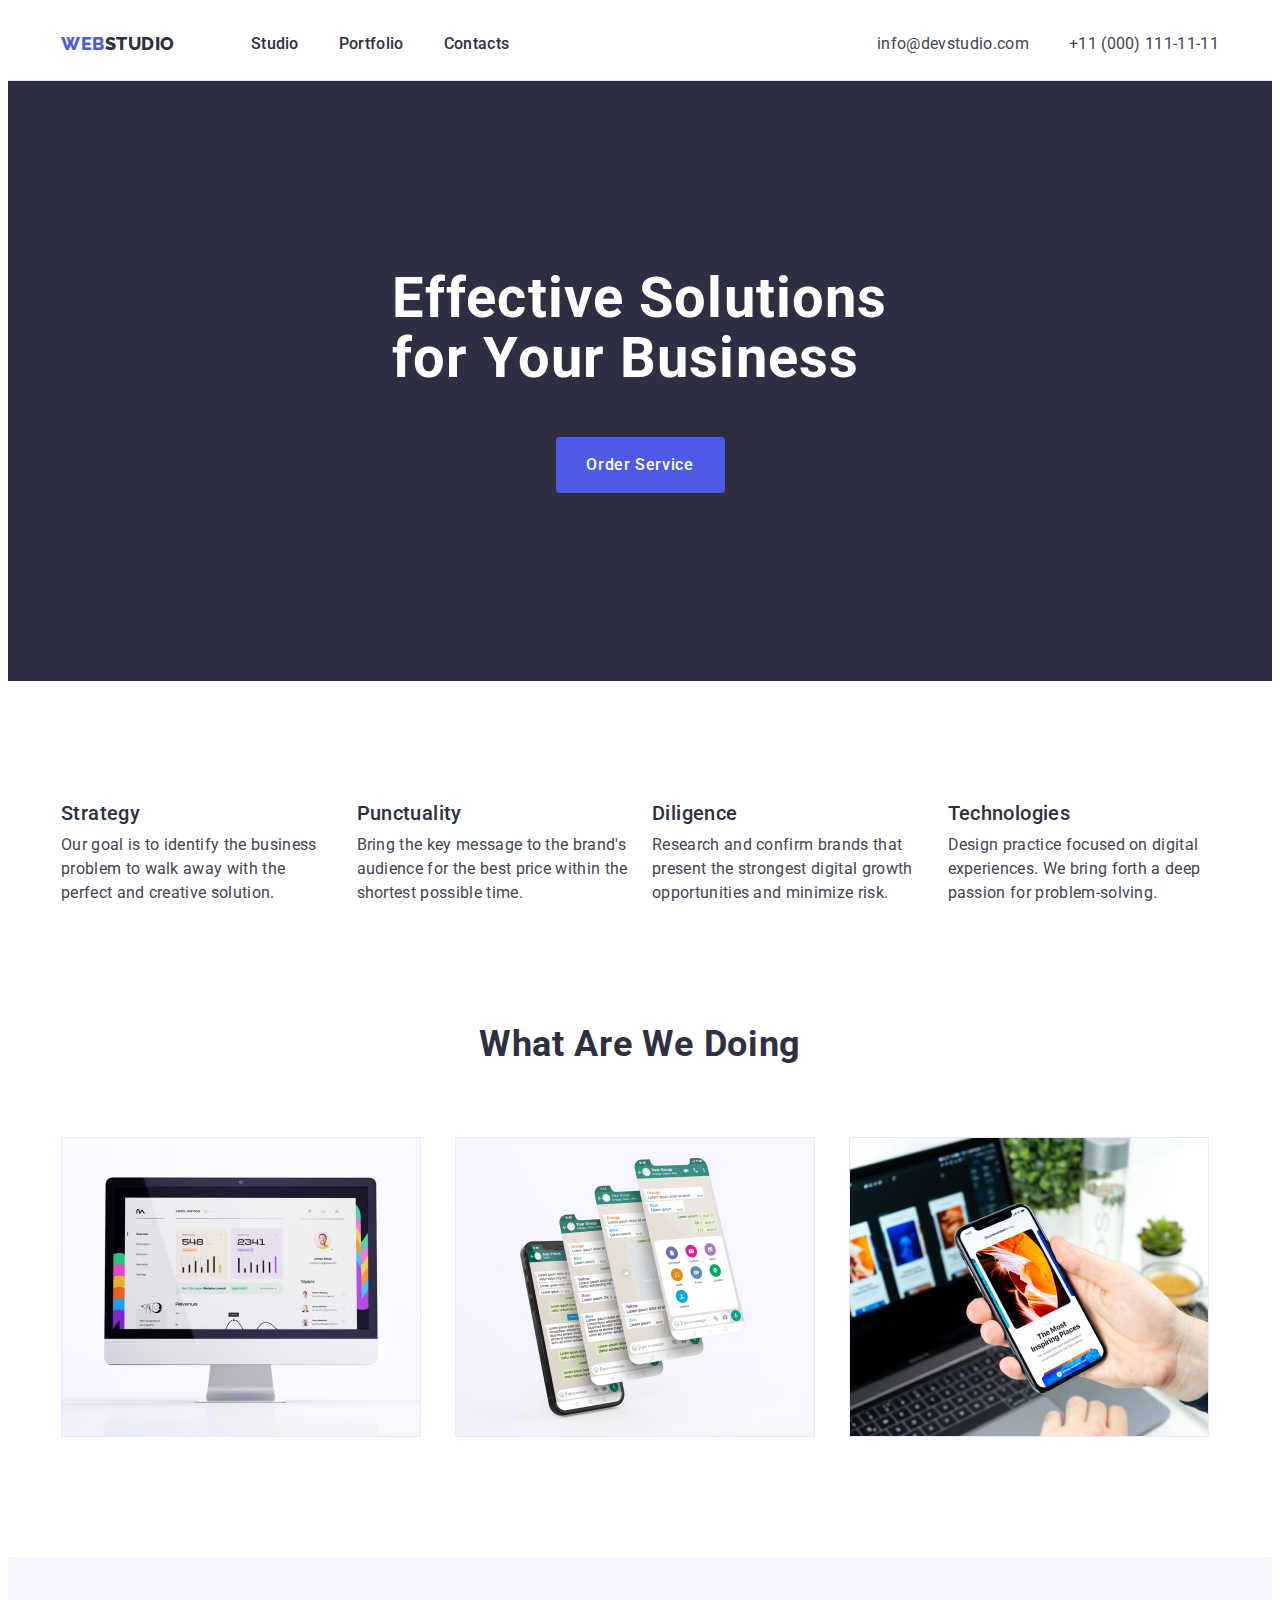
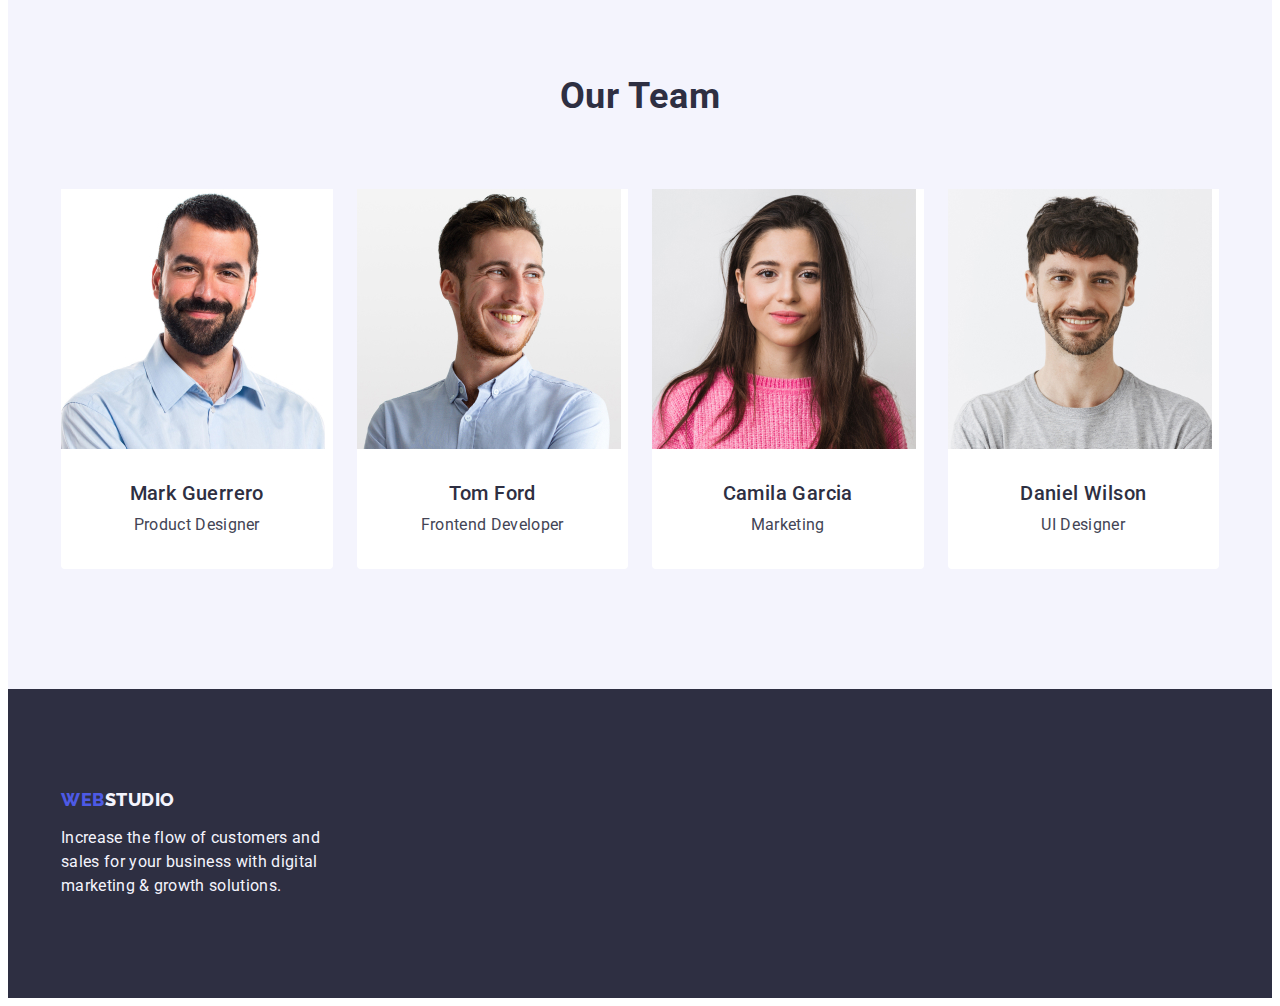
<file: index.html>
<!DOCTYPE html>
<html lang="en">
  <head>
    <meta charset="UTF-8" />
    <meta http-equiv="X-UA-Compatible" content="IE=edge" />
    <meta name="viewport" content="width=device-width, initial-scale=1.0" />
    <title>Студія</title>
    <link rel="preconnect" href="https://fonts.googleapis.com" />
    <link rel="preconnect" href="https://fonts.gstatic.com" crossorigin />
    <link
      href="https://fonts.googleapis.com/css2?family=Raleway:wght@800&family=Roboto:wght@400;500;700;900&display=swap"
      rel="stylesheet"
    />
    <link
      rel="stylesheet"
      href="https://cdnjs.cloudflare.com/ajax/libs/modern-normalize/2.0.0/modern-normalize.min.css"
      integrity="sha512-4xo8blKMVCiXpTaLzQSLSw3KFOVPWhm/TRtuPVc4WG6kUgjH6J03IBuG7JZPkcWMxJ5huwaBpOpnwYElP/m6wg=="
      crossorigin="anonymous"
      referrerpolicy="no-referrer"
    />
    <link rel="stylesheet" href="./css/styles.css" />
  </head>
  <body>
    <header class="header">
      <div class="header-container container">
        <nav class="header-nav">
          <a href="./index.html" class="header-logo link"
            >Web<span class="header-logo-color">Studio</span></a
          >
          <ul class="header-nav-list list">
            <li class="header-nav-item">
              <a href="./index.html" class="header-link link">Studio</a>
            </li>
            <li class="header-nav-item">
              <a href="./portfolio.html" class="header-link link">Portfolio</a>
            </li>
            <li class="header-nav-item">
              <a href="" class="header-link link">Contacts</a>
            </li>
          </ul>
        </nav>
        <address class="header-address">
          <ul class="header-address-list list">
            <li class="header-address-item">
              <a
                href="mailto:info@devstudio.com"
                class="header-address-link link"
                >info@devstudio.com</a
              >
            </li>
            <li class="header-address-item">
              <a href="tel:+110001111111" class="header-address-link link"
                >+11 (000) 111-11-11</a
              >
            </li>
          </ul>
        </address>
      </div>
    </header>
    <main>
      <section class="hero-main-page">
        <div class="hero-main-container container">
          <h1 class="hero-title">Effective Solutions for Your Business</h1>
          <button type="button" class="hero-button">Order Service</button>
        </div>
      </section>
      <section class="values">
        <div class="values-container container">
          <h2 class="visually-hidden">What are we offer</h2>
          <ul class="values-list list">
            <li class="values-item">
              <h3 class="values-title">Strategy</h3>
              <p class="values-text text">
                Our goal is to identify the business problem to walk away with
                the perfect and creative solution.
              </p>
            </li>
            <li class="values-item">
              <h3 class="values-title">Punctuality</h3>
              <p class="text">
                Bring the key message to the brand's audience for the best price
                within the shortest possible time.
              </p>
            </li>
            <li class="values-item">
              <h3 class="values-title">Diligence</h3>
              <p class="text">
                Research and confirm brands that present the strongest digital
                growth opportunities and minimize risk.
              </p>
            </li>
            <li class="values-item">
              <h3 class="values-title">Technologies</h3>
              <p class="text">
                Design practice focused on digital experiences. We bring forth a
                deep passion for problem-solving.
              </p>
            </li>
          </ul>
        </div>
      </section>
      <section class="work">
        <div class="work-container container">
          <h2 class="work-title">What are we doing</h2>
          <ul class="work-list list">
            <li class="work-item">
              <img src="./images/wwd.jpg" alt="monitor" width="360" />
            </li>
            <li class="work-item">
              <img src="./images/wwd2.jpg" alt="screen" width="360" />
            </li>
            <li class="work-item">
              <img src="/images/wwd3.jpg" alt="phone" width="360" />
            </li>
          </ul>
        </div>
      </section>
      <section class="team">
        <div class="team-container container">
          <h2 class="team-title">Our Team</h2>
          <ul class="team-list list">
            <li class="team-item">
              <img src="./images/team1.jpg" alt="photo1" width="264" />
              <div class="team-name-container">
                <h3 class="worker-name">Mark Guerrero</h3>
                <p class="team-text">Product Designer</p>
              </div>
            </li>
            <li class="team-item">
              <img src="./images/team2.jpg" alt="photo2" width="264" />
              <div class="team-name-container">
                <h3 class="worker-name">Tom Ford</h3>
                <p class="team-text">Frontend Developer</p>
              </div>
            </li>
            <li class="team-item">
              <img src="/images/team3.jpg" alt="photo3" width="264" />
              <div class="team-name-container">
                <h3 class="worker-name">Camila Garcia</h3>
                <p class="team-text">Marketing</p>
              </div>
            </li>
            <li class="team-item">
              <img src="/images/team4.jpg" alt="photo4" width="264" />
              <div class="team-name-container">
                <h3 class="worker-name">Daniel Wilson</h3>
                <p class="team-text">UI Designer</p>
              </div>
            </li>
          </ul>
        </div>
      </section>
    </main>
    <footer class="footer">
      <div class="footer-container container">
        <a href="./index.html" class="footer-logo link"
          >Web<span class="footer-logo-color">Studio</span>
        </a>
        <p class="footer-text">
          Increase the flow of customers and sales for your business with
          digital marketing & growth solutions.
        </p>
      </div>
    </footer>
  </body>
</html>
</file>
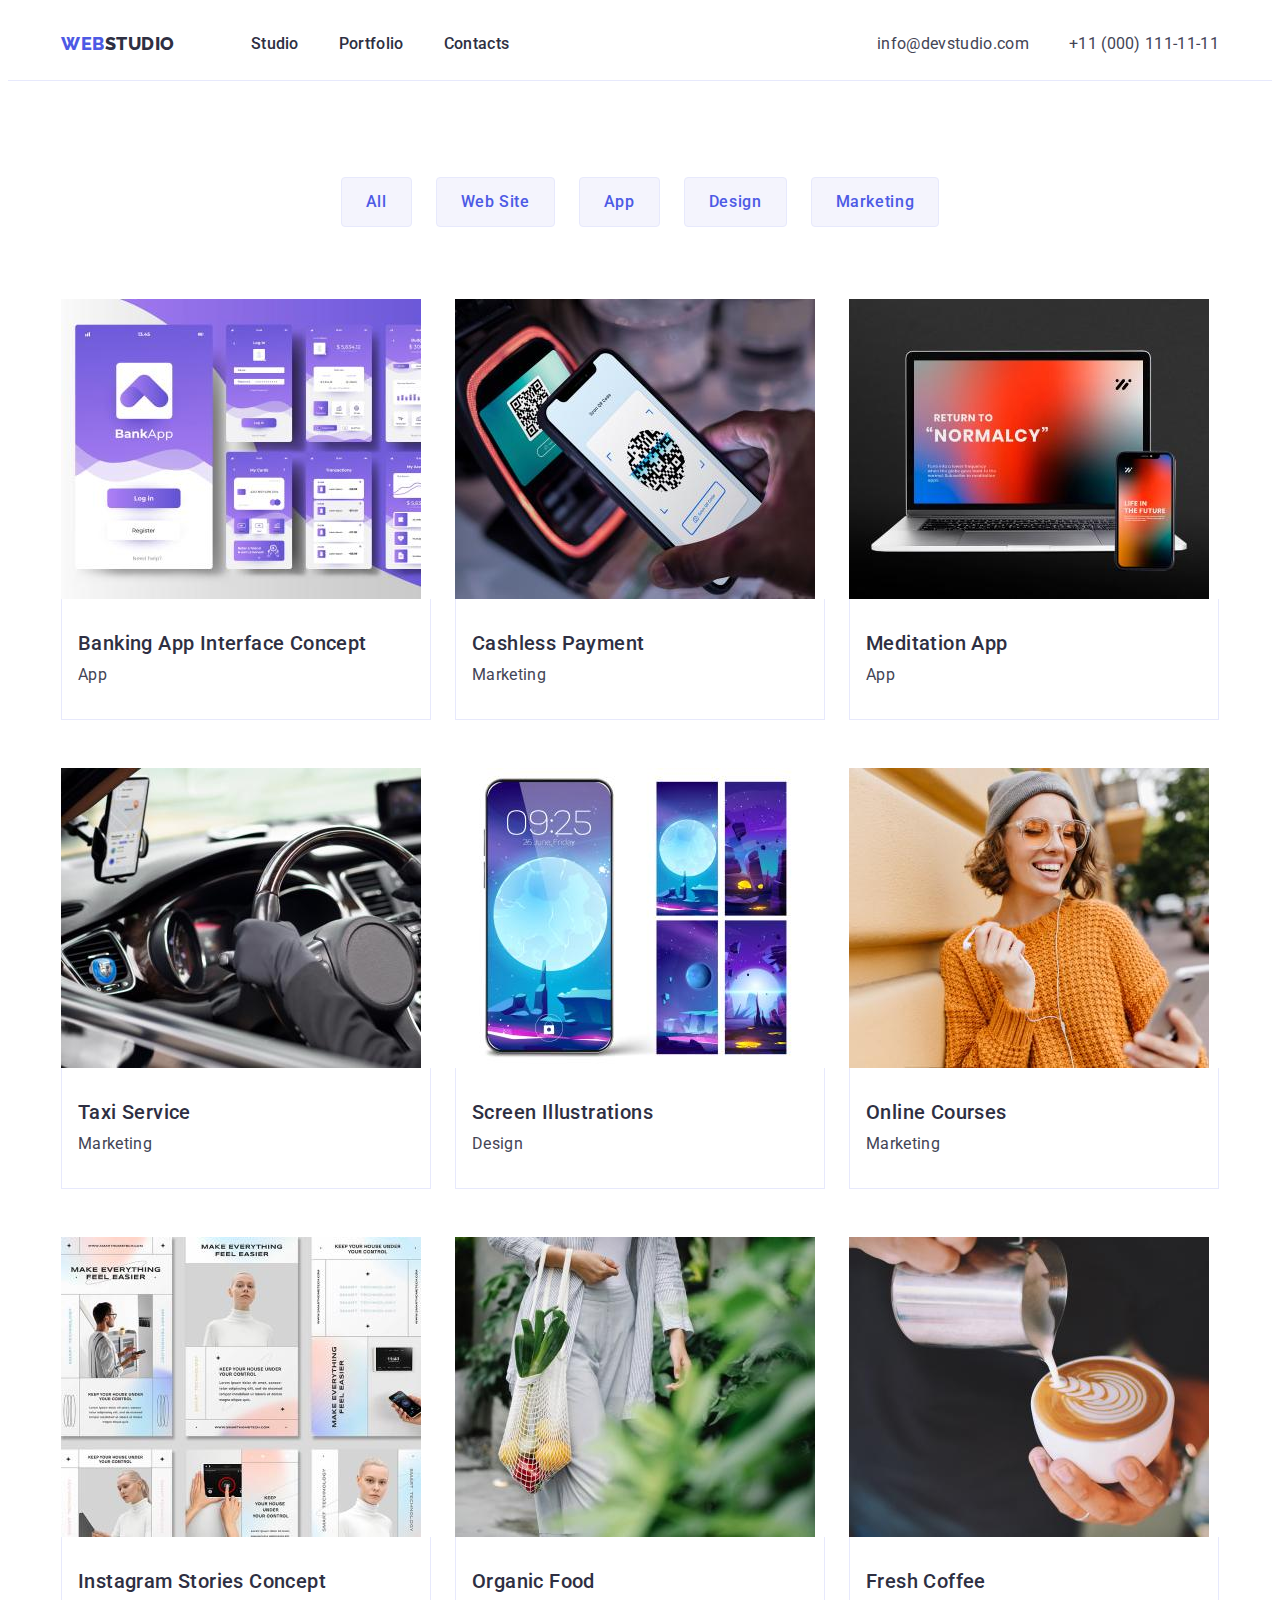
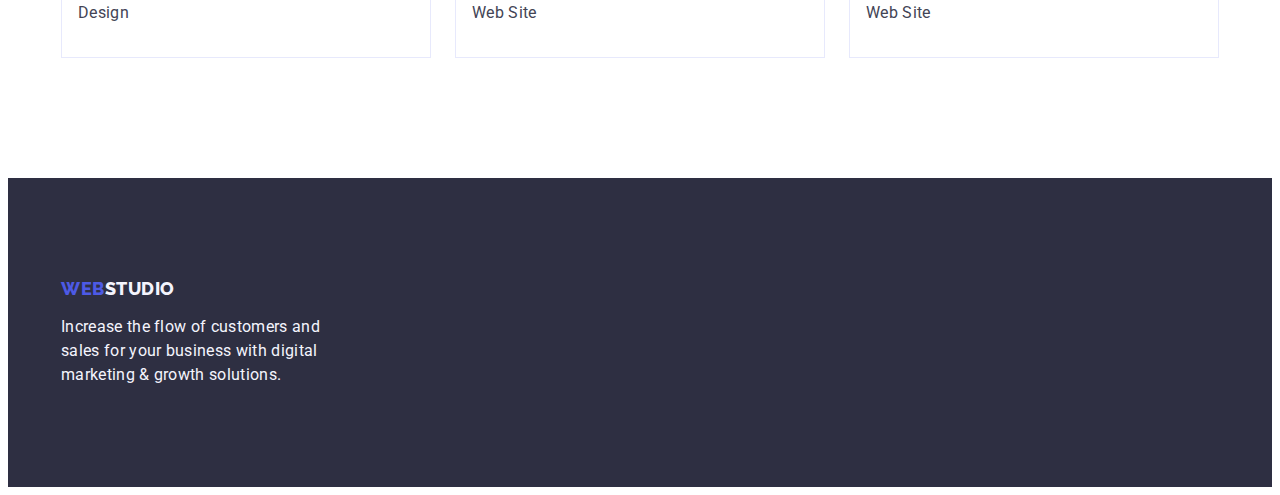
<file: portfolio.html>
<!DOCTYPE html>
<html lang="en">
  <head>
    <meta charset="UTF-8" />
    <meta http-equiv="X-UA-Compatible" content="IE=edge" />
    <meta name="viewport" content="width=device-width, initial-scale=1.0" />
    <title>Портфоліо</title>
    <link rel="preconnect" href="https://fonts.googleapis.com" />
    <link rel="preconnect" href="https://fonts.gstatic.com" crossorigin />
    <link
      href="https://fonts.googleapis.com/css2?family=Raleway:wght@800&family=Roboto:wght@400;500;700;900&display=swap"
      rel="stylesheet"
    />
    <link
      rel="stylesheet"
      href="https://cdnjs.cloudflare.com/ajax/libs/modern-normalize/2.0.0/modern-normalize.min.css"
      integrity="sha512-4xo8blKMVCiXpTaLzQSLSw3KFOVPWhm/TRtuPVc4WG6kUgjH6J03IBuG7JZPkcWMxJ5huwaBpOpnwYElP/m6wg=="
      crossorigin="anonymous"
      referrerpolicy="no-referrer"
    />
    <link rel="stylesheet" href="./css/styles.css" />
  </head>
  <body>
    <header class="header">
      <div class="header-container container">
        <nav class="header-nav">
          <a href="./index.html" class="header-logo link"
            >Web<span class="header-logo-color">Studio</span></a
          >
          <ul class="header-nav-list list">
            <li class="header-nav-item">
              <a href="./index.html" class="header-link link">Studio</a>
            </li>
            <li class="header-nav-item">
              <a href="./portfolio.html" class="header-link link">Portfolio</a>
            </li>
            <li class="header-nav-item">
              <a href="" class="header-link link">Contacts</a>
            </li>
          </ul>
        </nav>
        <address class="header-address">
          <ul class="header-address-list list">
            <li class="header-address-item">
              <a
                href="mailto:info@devstudio.com"
                class="header-address-link link"
                >info@devstudio.com</a
              >
            </li>
            <li class="header-address-item">
              <a href="tel:+110001111111" class="header-address-link link"
                >+11 (000) 111-11-11</a
              >
            </li>
          </ul>
        </address>
      </div>
    </header>
    <main>
      <section class="hero">
        <div class="portfolio-container container">
          <h1 class="visually-hidden">Portfolio</h1>
          <ul class="hero-btn-list list">
            <li class="hero-btn-item">
              <button type="button" class="hero-btn">All</button>
            </li>
            <li class="hero-btn-item">
              <button type="button" class="hero-btn">Web Site</button>
            </li>
            <li class="hero-btn-item">
              <button type="button" class="hero-btn">App</button>
            </li>
            <li class="hero-btn-item">
              <button type="button" class="hero-btn">Design</button>
            </li>
            <li class="hero-btn-item">
              <button type="button" class="hero-btn">Marketing</button>
            </li>
          </ul>
          <ul class="portfolio-list list">
            <li class="portfolio-item">
              <a href="" class="link">
                <img
                  src="/images/app.jpg"
                  alt="Banking"
                  width="360"
                  height="300"
                />
                <div class="app-container">
                  <h2 class="hero-list-title">Banking App Interface Concept</h2>
                  <p class="portfolio-text text">App</p>
                </div></a
              >
            </li>
            <li class="portfolio-item">
              <a href="" class="link">
                <img
                  src="./images/payment.jpg"
                  alt="Payment"
                  width="360"
                  height="300"
                />
                <div class="app-container">
                  <h2 class="hero-list-title">Cashless Payment</h2>
                  <p class="portfolio-text text">Marketing</p>
                </div></a
              >
            </li>
            <li class="portfolio-item">
              <a href="" class="link">
                <img
                  src="./images/meditation.jpg"
                  alt="laptop"
                  width="360"
                  height="300"
                />
                <div class="app-container">
                  <h2 class="hero-list-title">Meditation App</h2>
                  <p class="portfolio-text text">App</p>
                </div></a
              >
            </li>
            <li class="portfolio-item">
              <a href="" class="link">
                <img
                  src="./images/taxi.jpg"
                  alt="car"
                  width="360"
                  height="300"
                />
                <div class="app-container">
                  <h2 class="hero-list-title">Taxi Service</h2>
                  <p class="portfolio-text text">Marketing</p>
                </div></a
              >
            </li>
            <li class="portfolio-item">
              <a href="" class="link">
                <img
                  src="./images/screenshot.jpg"
                  alt="screen"
                  width="360"
                  height="300"
                />
                <div class="app-container">
                  <h2 class="hero-list-title">Screen Illustrations</h2>
                  <p class="portfolio-text text">Design</p>
                </div></a
              >
            </li>
            <li class="portfolio-item">
              <a href="" class="link">
                <img
                  src=".//images/courses.jpg"
                  alt="girl"
                  width="360"
                  height="300"
                />
                <div class="app-container">
                  <h2 class="hero-list-title">Online Courses</h2>
                  <p class="portfolio-text text">Marketing</p>
                </div></a
              >
            </li>
            <li class="portfolio-item">
              <a href="" class="link">
                <img
                  src=".//images/insta.jpg"
                  alt="stories"
                  width="360"
                  height="300"
                />
                <div class="app-container">
                  <h2 class="hero-list-title">Instagram Stories Concept</h2>
                  <p class="portfolio-text text">Design</p>
                </div></a
              >
            </li>
            <li class="portfolio-item">
              <a href="" class="link">
                <img
                  src="./images/organic.jpg"
                  alt="food"
                  width="360"
                  height="300"
                />
                <div class="app-container">
                  <h2 class="hero-list-title">Organic Food</h2>
                  <p class="portfolio-text text">Web Site</p>
                </div></a
              >
            </li>
            <li class="portfolio-item">
              <a href="" class="link">
                <img
                  src="./images/cofee.jpg"
                  alt="coffee"
                  width="360"
                  height="300"
                />
                <div class="app-container">
                  <h2 class="hero-list-title">Fresh Coffee</h2>
                  <p class="portfolio-text text">Web Site</p>
                </div></a
              >
            </li>
          </ul>
        </div>
      </section>
    </main>
    <footer class="footer">
      <div class="footer-container container">
        <a href="./index.html" class="footer-logo link"
          >Web<span class="footer-logo-color">Studio</span>
        </a>
        <p class="footer-text">
          Increase the flow of customers and sales for your business with
          digital marketing & growth solutions.
        </p>
      </div>
    </footer>
  </body>
</html>
</file>
<file: css/styles.css>
body {
  font-family: "Roboto", sans-serif;
  color: var(--text-color);
  background-color: var(--white-color);
}

:root {
  --white-color: #ffffff;
  --title-color: #2e2f42;
  --text-color: #434455;
  --light-background: #f4f4fd;
  --hover-background: #404bbf;
  --blue-text-color: #4d5ae5;
}

.list {
  list-style: none;
}

.link {
  text-decoration: none;
}

.container {
  width: 1158px;
  margin: 0 auto;
  padding: 0 15px;
}

p,
h1,
h2,
h3,
h4,
h5,
h6 {
  margin: 0;
}

ul,
ol {
  margin: 0;
  padding: 0;
}

img {
  display: block;
}

.visually-hidden {
  position: absolute;
  width: 1px;
  height: 1px;
  margin: -1px;
  border: 0;
  padding: 0;
  white-space: nowrap;
  clip-path: inset(100%);
  clip: rect(0 0 0 0);
  overflow: hidden;
}

.header {
  background-color: var(--white-color);
  border-bottom: 1px solid #e7e9fc;
}

.header-container {
  display: flex;
  align-items: center;
}

.header-logo {
  font-family: "Raleway", sans-serif;
  font-style: normal;
  font-weight: 800;
  font-size: 18px;
  line-height: 1.17;
  letter-spacing: 0.03em;
  text-transform: uppercase;
  color: var(--blue-text-color);
  margin-right: 76px;
}

.header-logo-color {
  color: var(--title-color);
}

.header-nav {
  display: flex;
  align-items: center;
}

.header-nav-list {
  display: flex;
  gap: 40px;
}



.header-link {
  font-weight: 500;
  font-size: 16px;
  line-height: 1.5;
  letter-spacing: 0.02em;
  display: block;
  color: var(--title-color);
  padding: 24px 0;
}

.header-link:hover,
.header-link:focus {
  color: var(--hover-background);
}

.header-address {
  font-style: normal;
  margin-left: auto;
}

.header-address-list {
  display: flex;
  gap: 40px;
}



.header-address-link {
  font-family: "Roboto", sans-serif;
  font-style: normal;
  font-weight: 400;
  font-size: 16px;
  line-height: 1.5;
  letter-spacing: 0.02em;
  color: var(--text-color);
}

.header-address-link:hover,
.header-address-link:focus {
  color: var(--hover-background);
}

.text {
  font-size: 16px;
  line-height: 1.5;
  letter-spacing: 0.02em;
  color: var(--text-color);
}

.hero {
  padding: 96px 0 120px;
}

.hero-main-page {
  background: var(--title-color);
  padding: 188px 0;
}



.hero-title {
  font-size: 56px;
  line-height: 1.07;
  letter-spacing: 0.02em;
  color: var(--white-color);
  max-width: 496px;
  margin-left: auto;
  margin-right: auto;
}

.hero-list-title {
  font-weight: 500;
  font-size: 20px;
  line-height: 1.2;
  letter-spacing: 0.02em;
  color: var(--title-color);
  margin-bottom: 8px;
}

.hero-button {
  font-family: "Roboto", sans-serif;
  font-style: normal;
  font-weight: 500;
  font-size: 16px;
  line-height: 1.5;
  letter-spacing: 0.04em;
  background: var(--blue-text-color);
  color: var(--white-color);
  cursor: pointer;
  display: block;
  margin-left: auto;
  margin-right: auto;
  min-width: 169px;
  height: 56px;
  margin-top: 48px;
  border: none;
  border-radius: 4px;
}

.hero-button:hover,
.hero-button:focus {
  background: var(--hover-background);
}

.hero-btn {
  font-family: "Roboto", sans-serif;
  font-style: normal;
  font-weight: 500;
  font-size: 16px;
  line-height: 1.5;
  letter-spacing: 0.04em;
  background: var(--light-background);
  color: var(--blue-text-color);
  cursor: pointer;
  display: inline-block;
  border: 1px solid #e7e9fc;
  border-radius: 4px;
  padding: 12px 24px;
  border-radius: 4px;
}

.hero-btn-list {
  display: flex;
  justify-content: center;
  gap: 24px;
  margin-bottom: 72px;
}

.hero-btn-item {
  display: inline-block;
}

.hero-btn:hover,
.hero-btn:focus {
  background: var(--hover-background);
  color: var(--white-color);
  border: 1px solid transparent;
}

.portfolio-list {
  display: flex;
  flex-wrap: wrap;
  justify-content: center;
  column-gap: 24px;
  row-gap: 48px;
}

.portfolio-item {
  width: calc((100% - 48px) / 3);
}



.app-container {
  padding: 32px 16px;
  border: 1px solid #e7e9fc;
  border-top: none;
}

.values {
  background-color: var(--white-color);
  padding: 120px 0;
}



.values-list {
  display: flex;
  gap: 24px;
}

.values-item {
  width: calc((100% - 72px) / 4);
}



.values-title {
  font-weight: 500;
  font-size: 20px;
  line-height: 1.2;
  letter-spacing: 0.02em;
  color: var(--title-color);
  margin-bottom: 8px;
}

.work {
  background-color: var(--white-color);
  padding-bottom: 120px;
}


.work-list {
  display: flex;
  gap: 24px;
  justify-content: center;
}

.work-item {
  width: calc((100% - 48px) / 3);
}

.work-title {
  font-size: 36px;
  line-height: 1.11;
  letter-spacing: 0.02em;
  text-transform: capitalize;
  color: var(--title-color);
  text-align: center;
  margin-bottom: 72px;
}

.team {
  background-color: var(--light-background);
  padding: 120px 0;
}



.team-list {
  display: flex;
  gap: 24px;
  justify-content: center;
}

.team-title {
  font-size: 36px;
  line-height: 1.11;
  letter-spacing: 0.02em;
  text-transform: capitalize;
  color: var(--title-color);
  text-align: center;
  margin-bottom: 72px;
}

.team-item {
  background-color: var(--white-color);
  width: calc((100% - 72px) / 4);
  border-radius: 0px 0px 4px 4px;
}

.team-name-container {
  padding: 32px 16px;
}

.team-text {
  font-size: 16px;
  line-height: 1.5;
  letter-spacing: 0.02em;
  color: var(--text-color);
  text-align: center;
}

.worker-name {
  font-weight: 500;
  font-size: 20px;
  line-height: 1.2;
  letter-spacing: 0.02em;
  color: var(--title-color);
  text-align: center;
  margin-bottom: 8px;
}

.footer {
  background-color: var(--title-color);
  padding: 100px 0;
}



.footer-logo {
  font-family: "Raleway", sans-serif;
  font-style: normal;
  font-weight: 800;
  font-size: 18px;
  line-height: 1.17;
  letter-spacing: 0.03em;
  text-transform: uppercase;
  color: var(--blue-text-color);
  display: inline-block;
  margin-bottom: 16px;
}

.footer-logo-color {
  color: var(--light-background);
}

.footer-text {
  font-size: 16px;
  line-height: 1.5;
  letter-spacing: 0.02em;
  color: var(--light-background);
  max-width: 264px;
}
</file>
